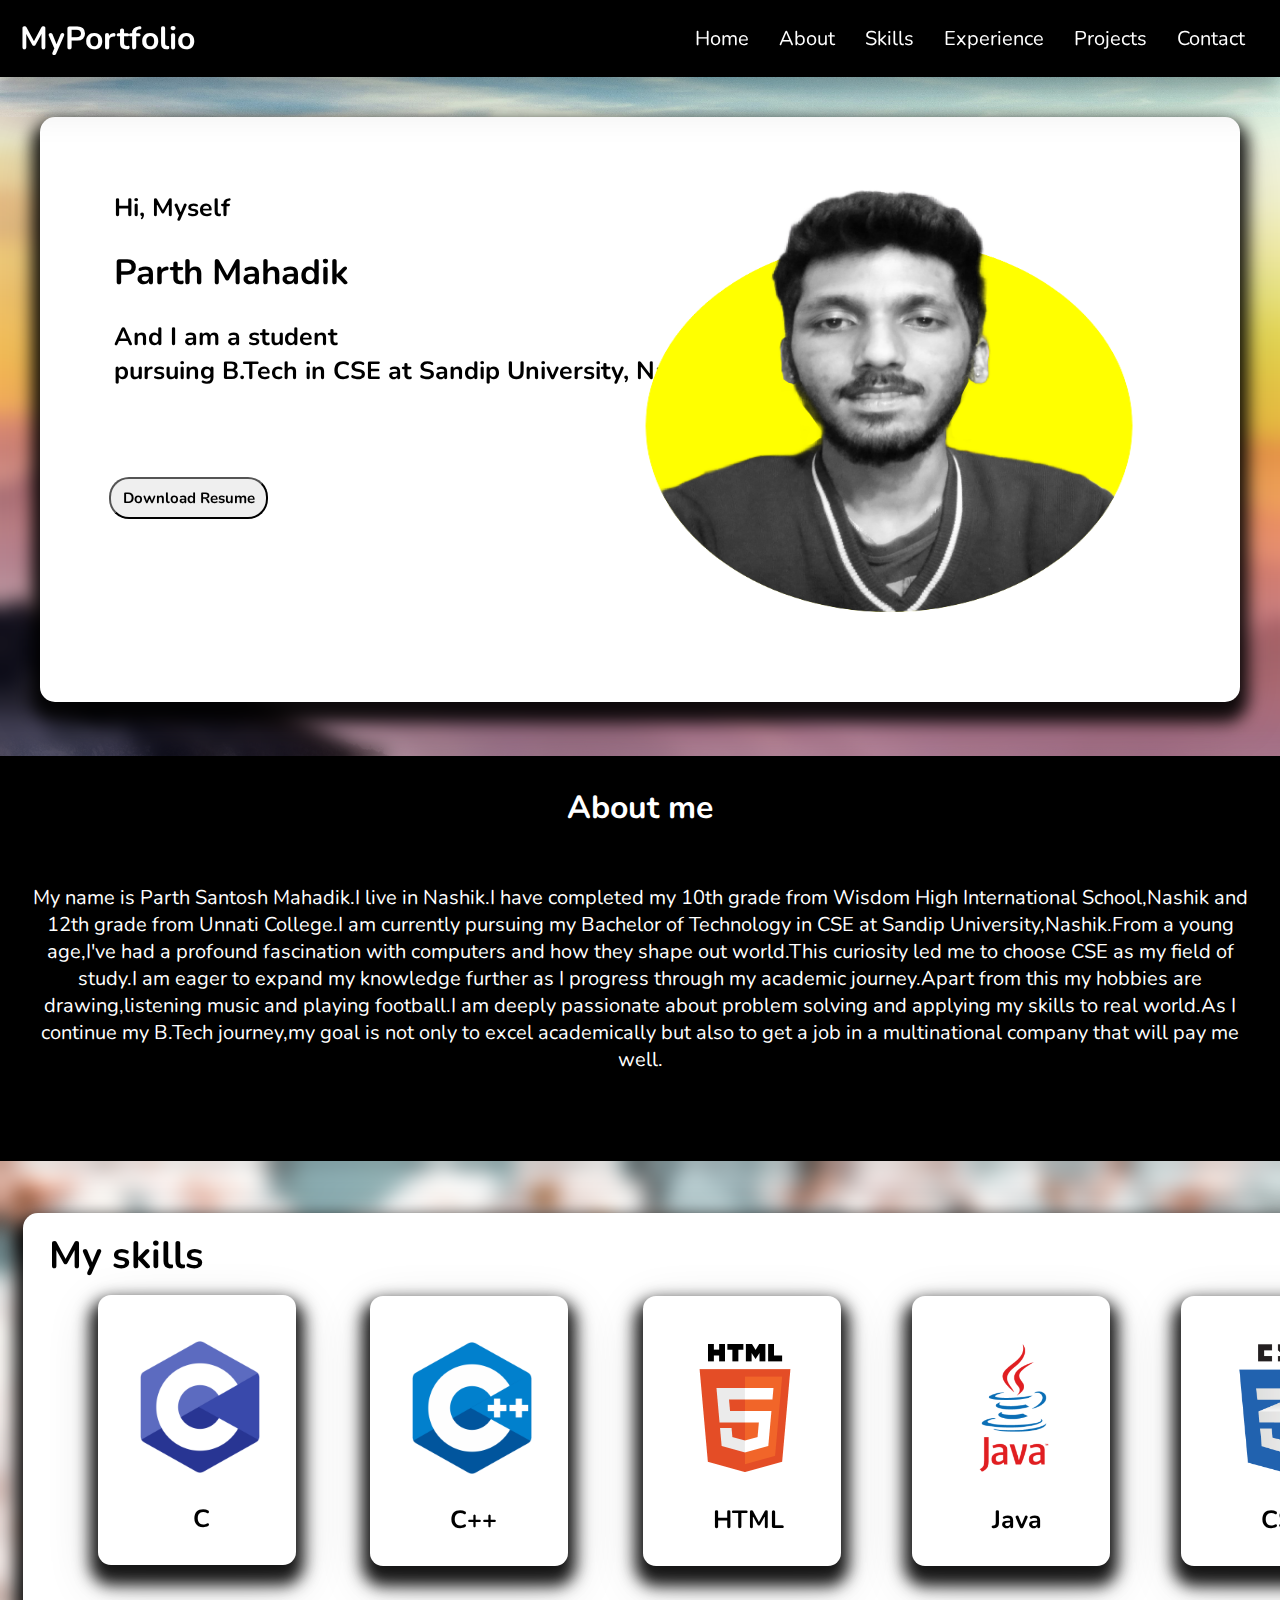
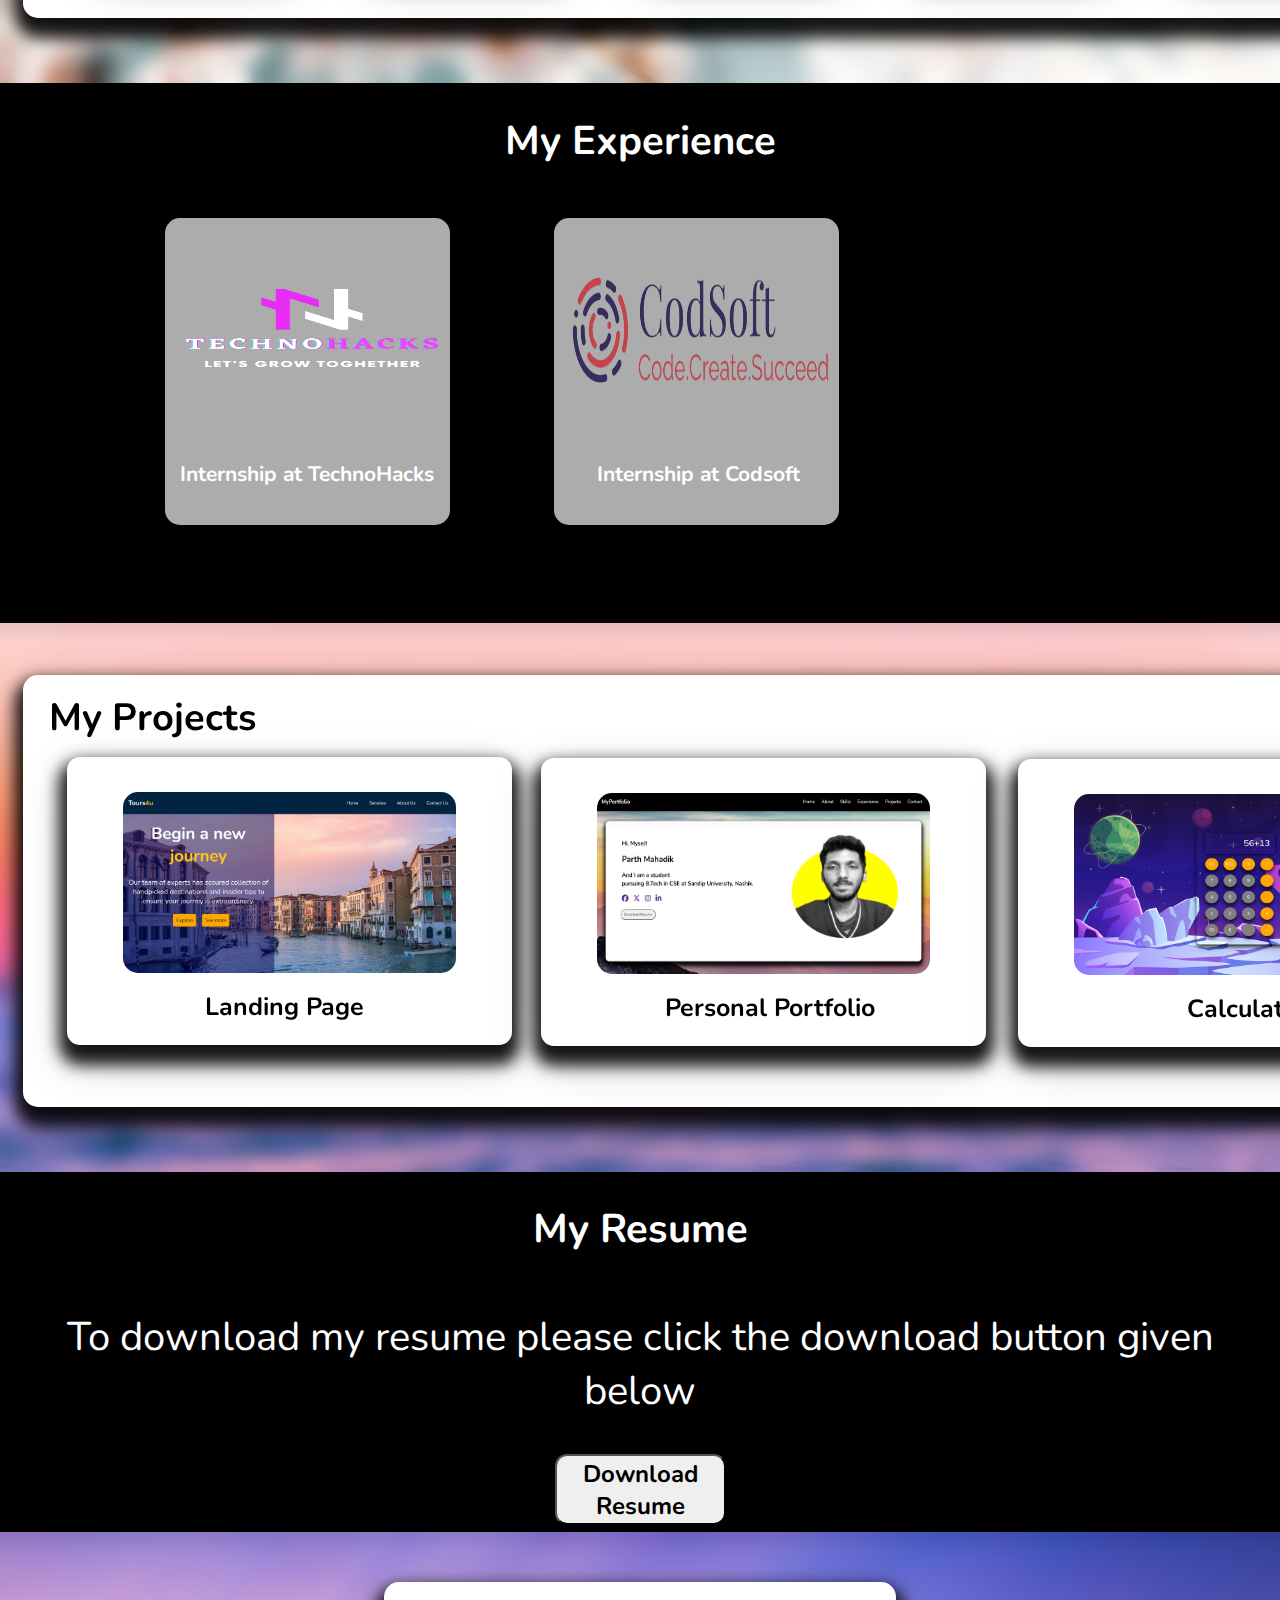
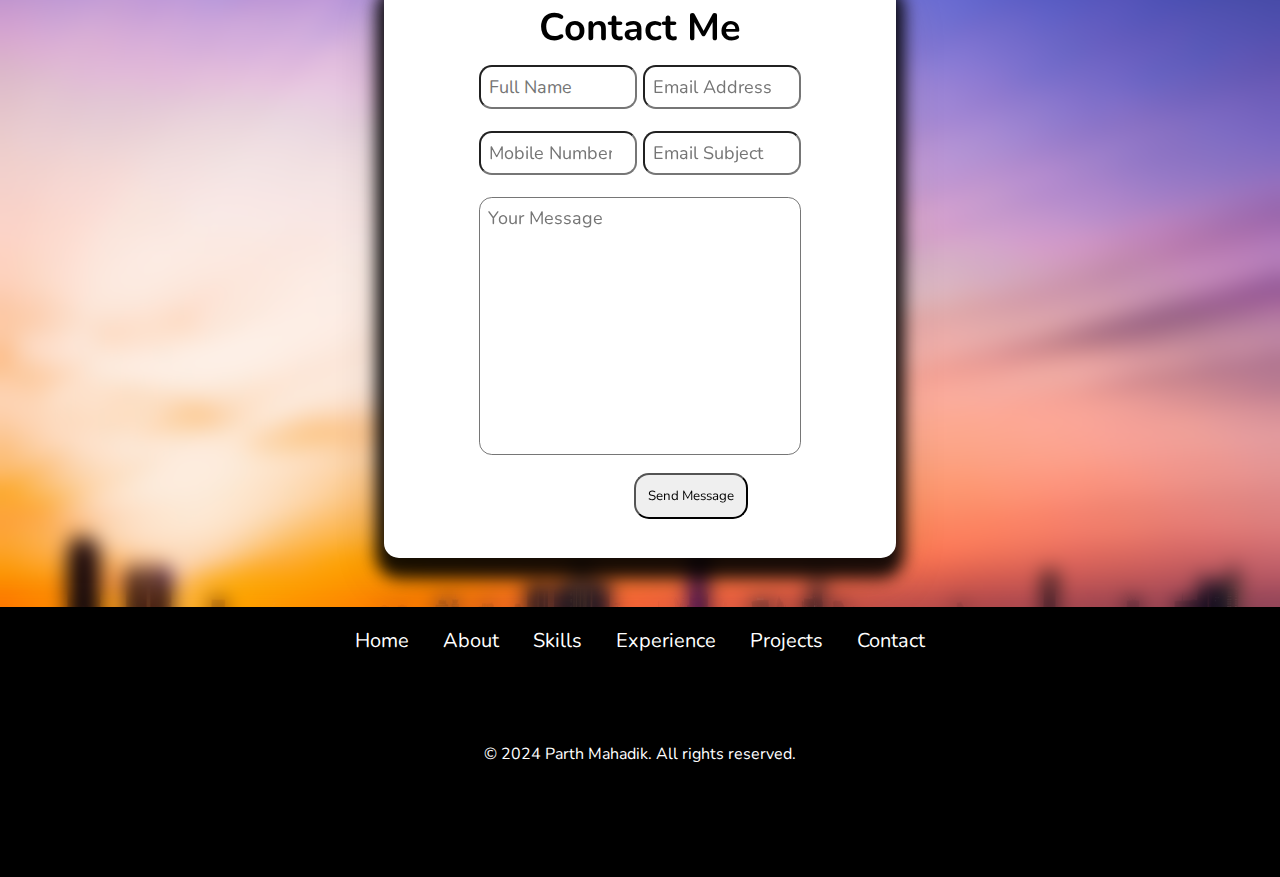
<file: codsoft_2/index.html>
<!DOCTYPE html>
<html lang="en">
<head>
    <meta charset="UTF-8">
    <meta name="viewport" content="width=device-width, initial-scale=1.0">
    <title>Personal Portfolio</title>
    <link rel="stylesheet" href="style.css">
    <link rel="stylesheet" href="https://cdnjs.cloudflare.com/ajax/libs/font-awesome/6.5.2/css/all.min.css" integrity="sha512-SnH5WK+bZxgPHs44uWIX+LLJAJ9/2PkPKZ5QiAj6Ta86w+fsb2TkcmfRyVX3pBnMFcV7oQPJkl9QevSCWr3W6A==" crossorigin="anonymous" referrerpolicy="no-referrer" />
</head>
<body>
    <nav>
        <h1>MyPortfolio</h1>
        <ul>
            <li><a href="#home">Home</a></li>
            <li><a href="#about">About</a></li>
            <li><a href="#skills">Skills</a></li>
            <li><a href="#experience">Experience</a></li>
            <li><a href="#projects">Projects</a></li>
            <li><a href="#contact">Contact</a></li>
        </ul>
    </nav>
    <div class="blur">
    
    <div id="home" class="home">
        <h3>Hi, Myself</h3>
        <h1>Parth Mahadik</h1>
        <h3>And I am a <span>student</span> <br> pursuing B.Tech in CSE at Sandip University, Nashik.</h3>
        <div class="social-media">
            <a href="#"><i class="fa-brands fa-facebook"></i></a>
            <a href="#"><i class="fa-brands fa-x-twitter"></i></a>
            <a href="#"><i class="fa-brands fa-instagram"></i></a>
            <a href="#"><i class="fa-brands fa-linkedin-in"></i></a>
        </div>
        <div class="downloadcv">
            <button><a href="#resume"><b>Download Resume</b></a></button>
        </div>
            <img src="portfoliopic.png" alt="parth-image" id="parthimg">
    </div>
    </div>
    <div id="about">
        <h1 id="abouthead">About me</h1>
        <p>My name is Parth Santosh Mahadik.I live in Nashik.I have completed my 10th grade from Wisdom High International School,Nashik and 12th grade from Unnati College.I am currently pursuing my Bachelor of Technology in CSE at Sandip University,Nashik.From a young age,I've had a profound fascination with computers and how they shape out world.This curiosity led me to choose CSE as my field of study.I am eager to expand my knowledge further as I progress through my academic journey.Apart from this my hobbies are drawing,listening music and playing football.I am deeply passionate about problem solving and applying my skills to real world.As I continue my B.Tech journey,my goal is not only to excel academically but also to get a job in a multinational company that will pay me well.</p>
    </div>
    <div id="skills">
        <div class="blur skillblur">
            <h2>My skills</h2>
            <div id="skillinfo" class="skillinfo">
                <div class="skillcontainer">
                    <img src="c-programming.png" alt="c">
                    <p id="sp1">C</p>
                </div>
                <div class="skillcontainer sc2">
                    <img src="c++programming.png" alt="c++">
                    <p id="sp2">C++</p>
                </div>
                <div class="skillcontainer sc3">
                    <img src="javaprogramming.png" alt="java">
                    <p>Java</p>
                </div>
                <div class="skillcontainer sc4">
                    <img src="html5.png" alt="html">
                    <p id="sp3">HTML</p>
                </div>
                <div class="skillcontainer sc5">
                    <img src="css.png" alt="css">
                    <p>CSS</p>
                </div>
            </div>
        </div>
    </div>

    <div class="experience" id="experience">
        <h2>My Experience</h2>
            <div class="expcont">
                <div>
                <img src="technohackslogo.png" alt="technohacks" id="thimg"><br>
                <p id="ep1">Internship at TechnoHacks</p>
                </div>
            </div>
            <div class="expcont">
                <div>
                <img src="codsoftlogo.png" alt="codsoft" id="csimg"><br>
                <p id="ep2">Internship at Codsoft</p>
            </div>
            </div>
        </div>
    </div>


    <div class="projects" id="projects">
        <div class="blur projectblur">
            <h2>My Projects</h2>
            <div id="projectinfo" class="skillinfo projectinfo ">
                <div>
                <div class="skillcontainer projcont1">
                    <div>
                    <div class="t1">
                    <img src="landingpage.jpeg" alt="landingpage">
                    <p id="p1">Landing Page</p>
                    </div>
                    </div>
                </div>
                <div class="skillcontainer sc2 projcont2">
                    <div>
                    <div class="t1">
                    <img src="personalportfolio.jpeg" alt="portfolio">
                    <p id="p2">Personal Portfolio</p>
                    </div>
                    </div>
                </div>
                <div class="skillcontainer sc2 projcont3">
                    <div>
                    <div class="t1">
                    <img src="calculator.jpeg" alt="calculator">
                    <p id="p3">Calculator</p>
                    </div>
                    </div>
                </div>
                </div>
            </div>
        </div>
    </div>


    <div id="resume">
        <div>
        <h2>My Resume</h2>
        <p>To download my resume please click the download button given below</p>
        <div class="btn">
        <button><b><a href="#">Download Resume</a></b></button>
        </div>
        </div>
    </div>


    <div id="contact">
        <div class="blur contactblur">
            <div class="contactform">
                <div class="head">
                <h2 id="formhead">Contact Me</h2>
                </div>
                <form action="#">
                    <div class="input-box">
                        <input type="text" placeholder="Full Name">
                        <input type="email" placeholder="Email Address">
                    </div>
        
                    <div class="input-box">
                        <input type="number" placeholder="Mobile Number">
                        <input type="text" placeholder="Email Subject">
                    </div>
                    <textarea name="" id="" cols="30" rows="10" placeholder="Your Message"></textarea>
                    <input type="submit" value="Send Message" class="btn">
                </form>
            </div>
        </div>
    </div>

    <footer>
        <div>
        <ul>
            <li><a href="#home">Home</a></li>
            <li><a href="#about">About</a></li>
            <li><a href="#skills">Skills</a></li>
            <li><a href="#experience">Experience</a></li>
            <li><a href="#projects">Projects</a></li>
            <li><a href="#contact">Contact</a></li>
        </ul>

        <div class="social-media sm2">
            <a href="#"><i class="fa-brands fa-facebook"></i></a>
            <a href="#"><i class="fa-brands fa-x-twitter"></i></a>
            <a href="#"><i class="fa-brands fa-instagram"></i></a>
            <a href="#"><i class="fa-brands fa-linkedin-in"></i></a>
        </div>
        <p>&copy; 2024 Parth Mahadik. All rights reserved.</p>
        </div>
    </footer>
</body>
</html>
</file>
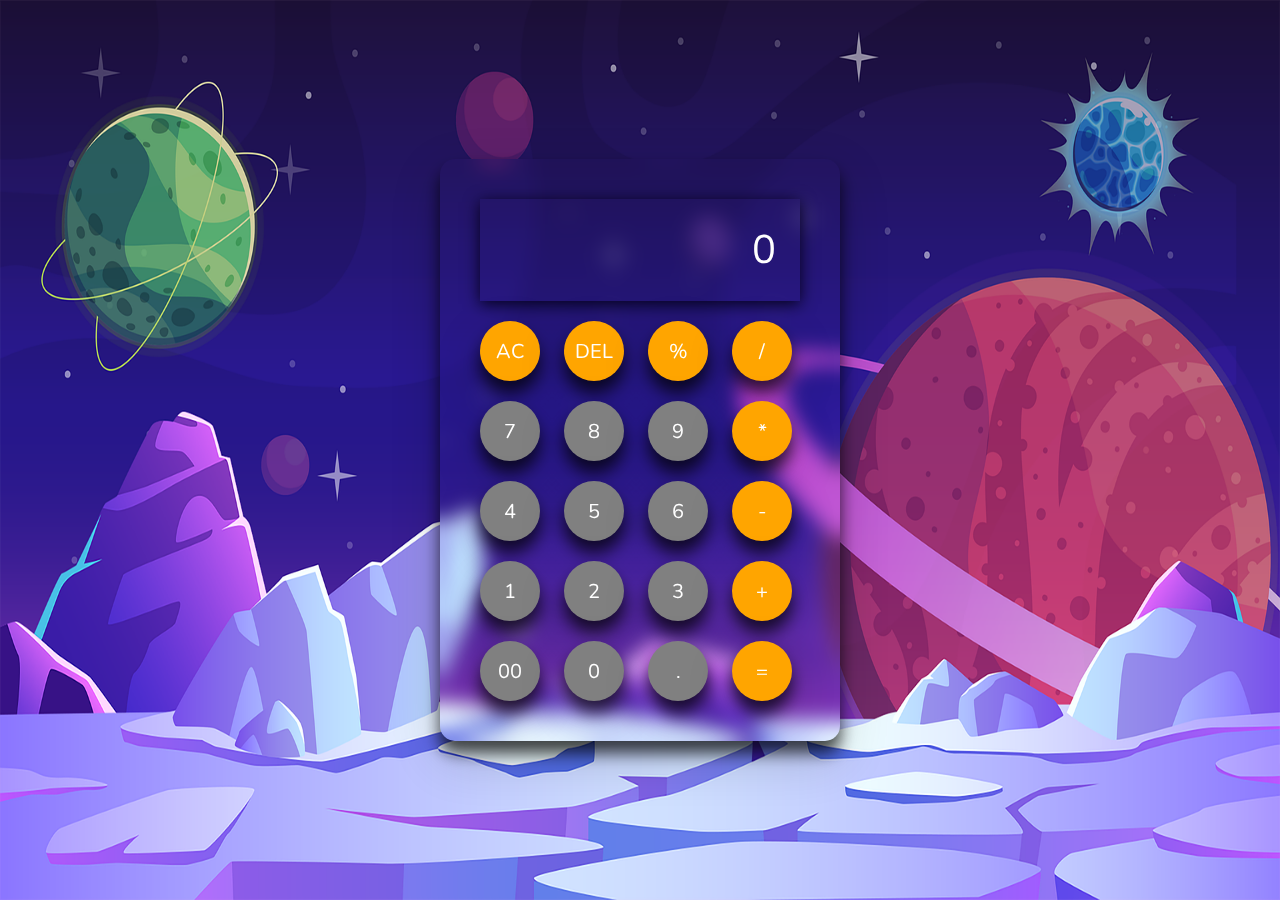
<file: codsoft_3/index.html>
<!DOCTYPE html>
<html lang="en">
<head>
    <meta charset="UTF-8">
    <meta name="viewport" content="width=device-width, initial-scale=1.0">
    <title>My calculator</title>
    <link rel="stylesheet" href="style.css">
</head>
<body>
    <div class="calculator">
        <input type="text" placeholder="0" id="inp">
        <div>
            <button class="coloredbtn">AC</button>
            <button class="coloredbtn">DEL</button>
            <button class="coloredbtn">%</button>
            <button class="coloredbtn">/</button>
        </div>
        <div>
            <button>7</button>
            <button>8</button>
            <button>9</button>
            <button class="coloredbtn">*</button>
        </div>
        <div>
            <button>4</button>
            <button>5</button>
            <button>6</button>
            <button class="coloredbtn">-</button>
        </div>
        <div>
            <button>1</button>
            <button>2</button>
            <button>3</button>
            <button class="coloredbtn">+</button>
        </div>
        <div>
            <button>00</button>
            <button>0</button>
            <button>.</button>
            <button class="coloredbtn">=</button>
        </div>
    </div>

    <script src="app.js"></script>
</body>
</html>
</file>
<file: codsoft_2/style.css>
@import url('https://fonts.googleapis.com/css2?family=Nunito:ital,wght@0,200..1000;1,200..1000&display=swap');


*{
    margin: 0;
    padding: 0;
    box-sizing: border-box;
    font-family: "Nunito",serif;
    scroll-behavior: smooth;
}

body{
    background-image: url("bgimage.jpg");
    background-repeat: no-repeat;
    background-size: 100vw 100vh;
    

}

nav{
    display: flex;
    position: sticky;
    align-items: center;
    justify-content: space-between;
    top: 0px;
    padding: 10px 20px;
    box-shadow: 0 12px 16px 0 rgba(0,0,0,0.19),0 17px 50px 0 rgba(0,0,0,0.19);
    z-index: 3;
    background-color: black;
    width: 100vw;
}

nav h1{
    color: white;
}

nav ul{
    display: flex;
    list-style: none;
}

li{
    margin: 15px;
}

li a{
    text-decoration: none;
    color: white;
    font-size: 20px;
}

.blur{
    backdrop-filter: blur(10px);
    z-index: 1;
    height: 71vh;
    width: 100vw;
}

#home{
    background-color: white;
    height: 65vh;
    margin: 40px;
    padding: 50px;
    border-radius: 15px;
    box-shadow: 0 12px 16px 8px rgba(0,0.50,0.50,0.90),0 17px 50px 0 rgba(0,0,0,0.19);
}

#home h3{
    font-size: 25px;
    margin: 24px;
}

#home h1{
    font-size: 35px;
    margin: 24px;
}

.social-media{
    margin: 24px;
    font-size: 30px;
}
.social-media a{
    margin-right: 15px;
    text-decoration: none;
    color: black;
}

#home button{
    height: 42px;
    width: 159px;
    border-radius: 20px;
    font-size: 15px;
    cursor: pointer;
    /* margin: 12px; */
    margin-left: 19px;
}

#parthimg{
    height: 425px;
    width: 500px;
    animation: floatImage 4s ease-in-out infinite;
    float: right;
    position: absolute;
    /* left: auto; */
    top: 70px;
    right: 141px;
}

@keyframes floatImage {
    0%{
        transform: translateY(0);
    }
    50%{
        transform: translateY(-2.4rem);
    }
    100%{
        transform: translateY(0);
    }
}

#about{
    background-color: black;
    height: 45vh;
    width: 100vw;
    color: white;
    text-align: center;
}

#abouthead{
    margin-top: 0px;
    padding: 30px;
}

#about p{
    margin: 25px;
    font-size: 20px;
}

#skills{
    background-image: url("bgimage2.jpg");
    background-repeat: no-repeat;
    background-size: 100vw 100vh;
    height: 58vh;
    width: 100vw;
}

.skillblur{
    height: 58vh;
}

#skillinfo{
    background-color: white;
    height: 45vh;
    margin: 52px 100px 36px 23px;
    padding: 198px;
    padding-right: 69vw;
    border-radius: 15px;
    box-shadow: 0 12px 16px 8px rgba(0, 0.50, 0.50, 0.90), 0 17px 50px 0 rgba(0, 0, 0, 0.19);
    position: absolute;
}

.skillcontainer{
    background-color: white;
    height: 270px;
    width: 140px;
    top: 82px;
    left: 75px;
    padding: 99px;
    border-radius: 13px;
    box-shadow: 0 12px 16px 8px rgba(0, 0.50, 0.50, 0.90), 0 17px 50px 0 rgba(0, 0, 0, 0.19);
    position: absolute;
}

.sc2{
    position: relative;
    top: -115px;
    left: 149px;
}
.sc3{
    position: relative;
    top: -385px;
    left: 691px;
}
.sc4{
    position: relative;
    top: -655px;
    left: 422px;
}
.sc5{
    position: relative;
    top: -925px;
    left: 960px;
}

.skillcontainer img{
    height: 150px;
    width: 150px;
    margin: -72px;
    padding: 0px;
}

.blur h2{
    top: 20px;
    position: absolute;
    margin: 49px;
    padding: 0px;
    z-index: 1;
    font-size: 38px;
}

.skillcontainer p{
    margin: -14px;
    padding: 0px;
    position: absolute;
    top: 221px;
    font-size: 25px;
    left: 94px;
    font-weight: bold;
}

#sp1{
    margin-left: 1px;
}

#sp3 {
    margin-left: -24px;
}


.experience{
    min-height: 60vh;
    padding: 1rem 9% 2rem;
    background-color: black;
    width: 100vw;
}

.nsc1{
    position: relative;
    top: 156px;
}

.nsc2{
    position: relative;
    left: 328px;
    top: -115px;
}

.expcont{
    height: 307px;
    width: 285px;
    background-color: rgb(172, 172, 172);
    border-radius: 15px;
    display: inline-flex;
    margin: 50px;
    align-items: center;
    justify-content: center;
}

.expcont p{
    font-size: 21px;
    margin-top: 49px;
    margin-left: 26px;
}

#ep1{
    font-weight: bold;
    color: white;
    margin-left: 16px;
}

#ep2{
    font-weight: bold;
    color: white;
    margin-left: 44px;
}

#csimg{
    height: 150px;
    width: 280px;
    margin-left: 8px;
}
#thimg{
    height: 150px;
    width: 280px;
    margin-left: 8px;
}

.experience h2{
    color: white;
    font-size: 40px;
    display: flex;
    justify-content: center;
    margin-top: 15px;
}

#projects{
    background-image: url("bgimage3.jpg");
    background-repeat: no-repeat;
    background-size: 100vw 100vh;
    height: 61vh;
    width: 100vw;
}

.projectblur{
    height: 61vh;
}

.projcont1 {
    padding-left: 346px;
    padding-top: 189px;
    margin-left: -31px;
}

.projcont2 {
    padding-left: 346px;
    padding-top: 189px;
    margin-left: 171px;
}

.projcont3 {
    padding-left: 346px;
    padding-top: 189px;
    margin-left: 648px;
    margin-top: -287px;
}

#projectinfo{
    background-color: white;
    height: 48vh;
    margin: 52px 100px 36px 23px;
    padding: 198px;
    padding-right: 12vw;
    border-radius: 15px;
    box-shadow: 0 12px 16px 8px rgba(0, 0.50, 0.50, 0.90), 0 17px 50px 0 rgba(0, 0, 0, 0.19);
    position: absolute;
}

.t1 {
    margin-top: -82px;
    margin-left: -218px;
}

.t1 img {
    height: 181px;
    width: 333px;
    border-radius: 15px;
}

.t1 p{
    margin: 12px;
}

#p1{
    margin-left: 44px;
}

#p2{
    margin-left: 30px;
}

#p3{
    margin-left: 75px;
}

#resume{
    background-color: black;
    height: 40vh;
    width: 100vw;
    color: white;
}

#resume h2{
    text-align: center;
    font-size: 40px;
    padding: 30px;
}

#resume p{
    text-align: center;
    font-size: 40px;
    padding: 24px;
}

#resume button{
    height: 71px;
    width: 171px;
    border-radius: 12px;
    font-size: 24px;
    cursor: pointer;
    
}

button a{
    text-decoration: none;
    color: black;
}


.btn{
    display: flex;
    align-items: center;
    justify-content: center;
    padding: 12px;
    
}

#contact{
    background-image: url("bgimage4.jpg");
    background-repeat: no-repeat;
    background-size: 100vw 100vh;
    height: 75vh;
    width: 100vw;
}

.contactblur{
    height: 75vh;
    display: flex;
    align-items: center;
    justify-content: center;
}

.contactform{
    background-color: white;
    height: 64vh;
    width: 40vw;
    padding: 95px;
    border-radius: 15px;
    box-shadow: 0 12px 16px 8px rgba(0, 0.50, 0.50, 0.90), 0 17px 50px 0 rgba(0, 0, 0, 0.19);
    position: absolute;
}


.contactform form {
    max-width: 70rem;
    margin: 1rem auto;
    text-align: center;
    margin-bottom: 3rem;
    margin-top: -23px;
}

.contactform form .input-box{
    display: flex;
    justify-content: space-between;
    flex-wrap: wrap;
}

.contactform form .input-box input,.contactform form textarea {
    width: 100%;
    padding: 0.5rem;
    font-size: 18px;
    border-radius: .8rem;
    margin: .7rem 0;
}

.contactform form .input-box input {
    width: 49%;
}

.contactform form textarea{
    resize: none;
}

.contactform form .btn{
    margin-top: 0rem;
    cursor: pointer;
    border-radius: 15px;
    margin-left: 155px;
}

.head{
    display: flex;
    justify-content: center;
}

#formhead{
    margin-top: 0px;
}


footer{
    background-color: black;
    height: 30vh;
    width: 100vw;
    color: white;
    margin: 0px;
    padding: 20px;
}

footer div{
    text-align: center;
}

footer ul li{
    display: inline;
}

.sm2 a{
    color: white;
}
</file>
<file: codsoft_3/style.css>
@import url('https://fonts.googleapis.com/css2?family=Nunito:ital,wght@0,200..1000;1,200..1000&display=swap');


*{
    margin: 0;
    padding: 0;
    box-sizing: border-box;
    font-family: "Nunito",serif;
}

body{
    width: 100%;
    height: 100vh;
    display: flex;
    justify-content: center;
    align-items: center;
    /* background-image: url(space.png); */
    background: url(space.png);
    background-repeat: no-repeat;
    background-size: 100vw 100vh;
}

.calculator{
    /* background-color: rgb(1, 1, 68); */
    backdrop-filter: blur(10px);
    /* margin: 30px; */
    padding: 30px;
    box-shadow: 0 12px 16px 0 rgba(0,0,0,0.70),0 17px 50px 0 rgba(0,0,0,0.19);
    border-radius: 15px;
}

input{
    width: 320px;
    border: none;
    padding: 24px;
    margin: 10px;
    background: transparent;
    box-shadow: 0px 3px 15px rgb(5, 0, 26);
    font-size: 40px;
    text-align: right;
    cursor: pointer;
    color: white;
}

input::placeholder{
    color: white;
}

button{
    border: none;
    font-size: 20px;
    width: 60px;
    height: 60px;
    margin: 10px;
    border-radius: 50%;
    background-color: gray;
    color: white;
    box-shadow: 0 12px 16px 0 rgba(0,0,0,0.70),0 17px 50px 0 rgba(0,0,0,0.19);
    cursor: pointer;
}

.coloredbtn{
    background-color: orange;
}
</file>
